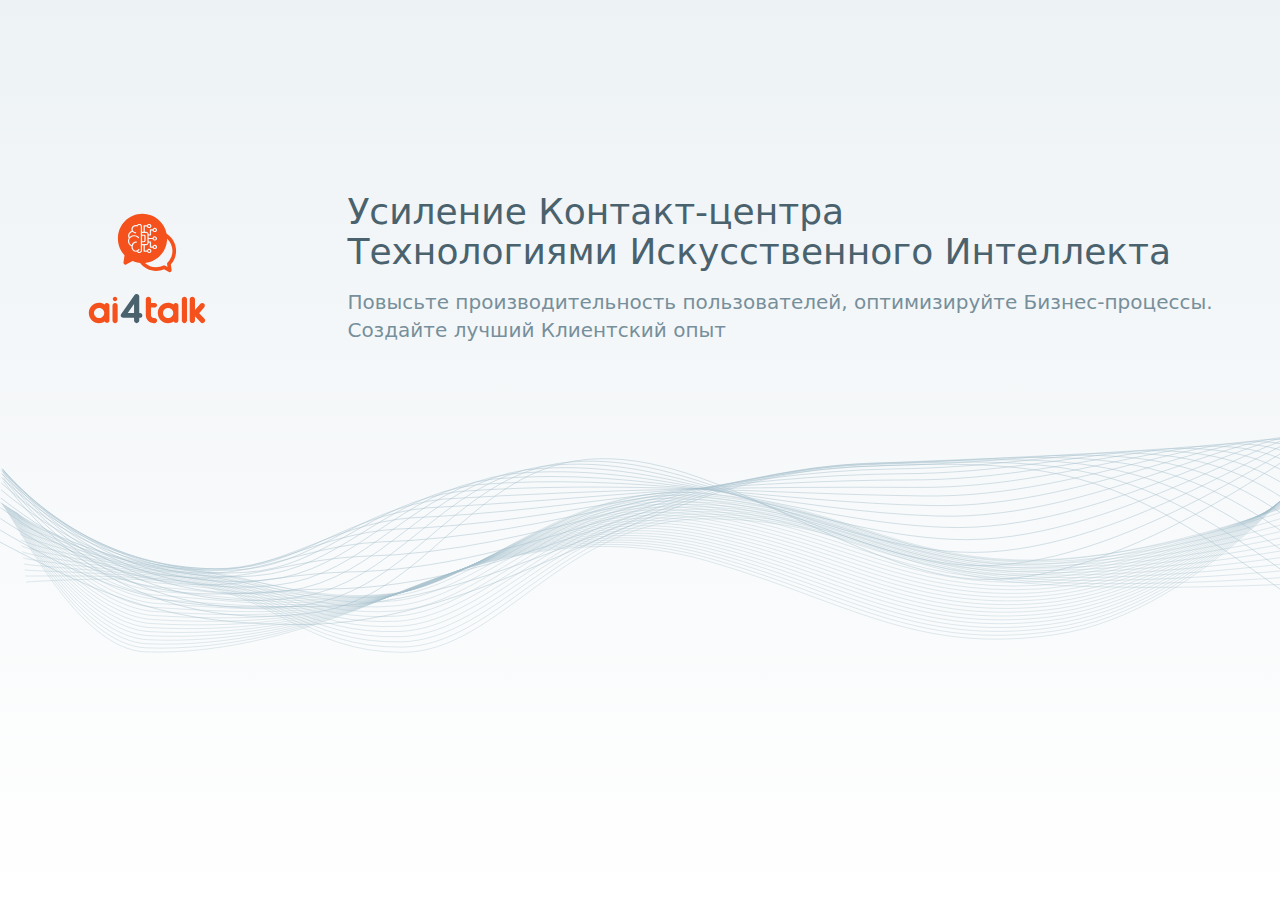
<file: index.html>
<!DOCTYPE html>
<html lang="ru">
  <head>
    <meta charset="UTF-8" />
    <meta http-equiv="X-UA-Compatible" content="IE=edge" />
    <meta name="viewport" content="width=device-width, initial-scale=1.0" />
    <link rel="apple-touch-icon" sizes="180x180" href="/public/images/icons/apple-touch-icon.png" />
    <link rel="icon" type="image/png" sizes="32x32" href="/public/images/icons/favicon-32x32.png" />
    <link rel="icon" type="image/png" sizes="16x16" href="/public/images/icons/favicon-16x16.png" />
    <link rel="manifest" href="/public/images/icons/site.webmanifest" />
    <link rel="mask-icon" href="/public/images/icons/safari-pinned-tab.svg" color="#f4511c" />
    <link rel="shortcut icon" href="/public/images/icons/favicon.ico" />
    <meta name="apple-mobile-web-app-title" content="ai4talk" />
    <meta name="application-name" content="ai4talk" />
    <meta name="msapplication-TileColor" content="#f4511c" />
    <meta name="msapplication-config" content="/public/images/icons/browserconfig.xml" />
    <meta name="theme-color" content="#ffffff" />
    <title>ai4talk</title>
    <link href="/public/main.css" rel="stylesheet" />
<!-- Yandex.Metrika counter -->
<script type="text/javascript" >
   (function(m,e,t,r,i,k,a){m[i]=m[i]||function(){(m[i].a=m[i].a||[]).push(arguments)};
   m[i].l=1*new Date();
   for (var j = 0; j < document.scripts.length; j++) {if (document.scripts[j].src === r) { return; }}
   k=e.createElement(t),a=e.getElementsByTagName(t)[0],k.async=1,k.src=r,a.parentNode.insertBefore(k,a)})
   (window, document, "script", "https://mc.yandex.ru/metrika/tag.js", "ym");

   ym(92207678, "init", {
        clickmap:true,
        trackLinks:true,
        accurateTrackBounce:true
   });
</script>
<noscript><div><img src="https://mc.yandex.ru/watch/92207678" style="position:absolute; left:-9999px;" alt="" /></div></noscript>
<!-- /Yandex.Metrika counter -->
  </head>
  <body class="bg-white dark:bg-slate-900">
    <div class="h-screen grid grid-rows-[auto_1fr_auto]">
      <header class="w-full h-[480px] md:h-screen bg-gradient-to-b from-secondary-light/20 to-transparent">
        <div class="max-w-screen-xl m-auto px-4">
          <nav class="flex items-center h-32 gap-x-16 justify-between md:justify-around">
            <div class="w-[180px] items-center h-10 md:hidden">
              <img class="dark:hidden pl-8 h-10 object-contain" src="/public/images/logo-h.svg" alt="AI4Talk" />
              <img
                class="hidden dark:inline-block pl-8 h-10 object-contain"
                src="/public/images/logo-h-dark.svg"
                alt="AI4Talk" />
            </div>
            <button class="inline-block md:hidden">
              <svg
                xmlns="http://www.w3.org/2000/svg"
                fill="none"
                viewBox="0 0 24 24"
                stroke-width="1.5"
                stroke="currentColor"
                class="w-8 h-8 text-secondary-dark dark:text-secondary-light">
                <path stroke-linecap="round" stroke-linejoin="round" d="M3.75 6.75h16.5M3.75 12h16.5m-16.5 5.25h16.5" />
              </svg>
            </button>
          </nav>
        </div>
        <div class="w-full">
          <div class="max-w-screen-xl m-auto px-2 mt-16">
            <div class="md:flex md:justify-center items-center 2xl:justify-evenly px-4 md:px-10">
              <div class="hidden md:inline-block md:w-[216px]">
                <img
                  class="hidden object-contain md:w-[160px] md:inline-block md:dark:hidden"
                  src="/public/images/logo-v.svg"
                  alt="AI4Talk" />
                <img
                  class="hidden object-contain md:w-[160px] md:dark:inline-block"
                  src="/public/images/logo-v-dark.svg"
                  alt="AI4Talk" />
              </div>
              <div class="md:ml-8 xl:ml-16 mt-4 md:mt-0">
                <h1
                  class="font-normal mb-4 text-2xl xl:text-4xl text-secondary-dark dark:text-secondary-light leading-tight">
                  Усиление Контакт-центра<br />Технологиями Искусcтвенного Интеллекта
                </h1>
                <p class="text-secondary text-base xl:text-xl">
                  Повысьте производительность пользователей, оптимизируйте Бизнес-процессы.<br />
                  Создайте лучший Клиентский опыт
                </p>
              </div>
            </div>
          </div>
          <div class="relative w-full top-0 md:top-20 -z-10">
            <img
              class="object-cover h-36 md:h-auto md:w-full"
              src="/public/images/header-waves.svg"
              alt="header-waves" />
          </div>
        </div>
      </header>
      <main class="w-full m-auto max-w-screen-xl px-0 md:px-4"></main>
      <footer class="w-full mt-10 bg-gradient-to-t from-secondary-light/20 to-transparent"> </footer>
    </div>
  </body>
</html>
</file>
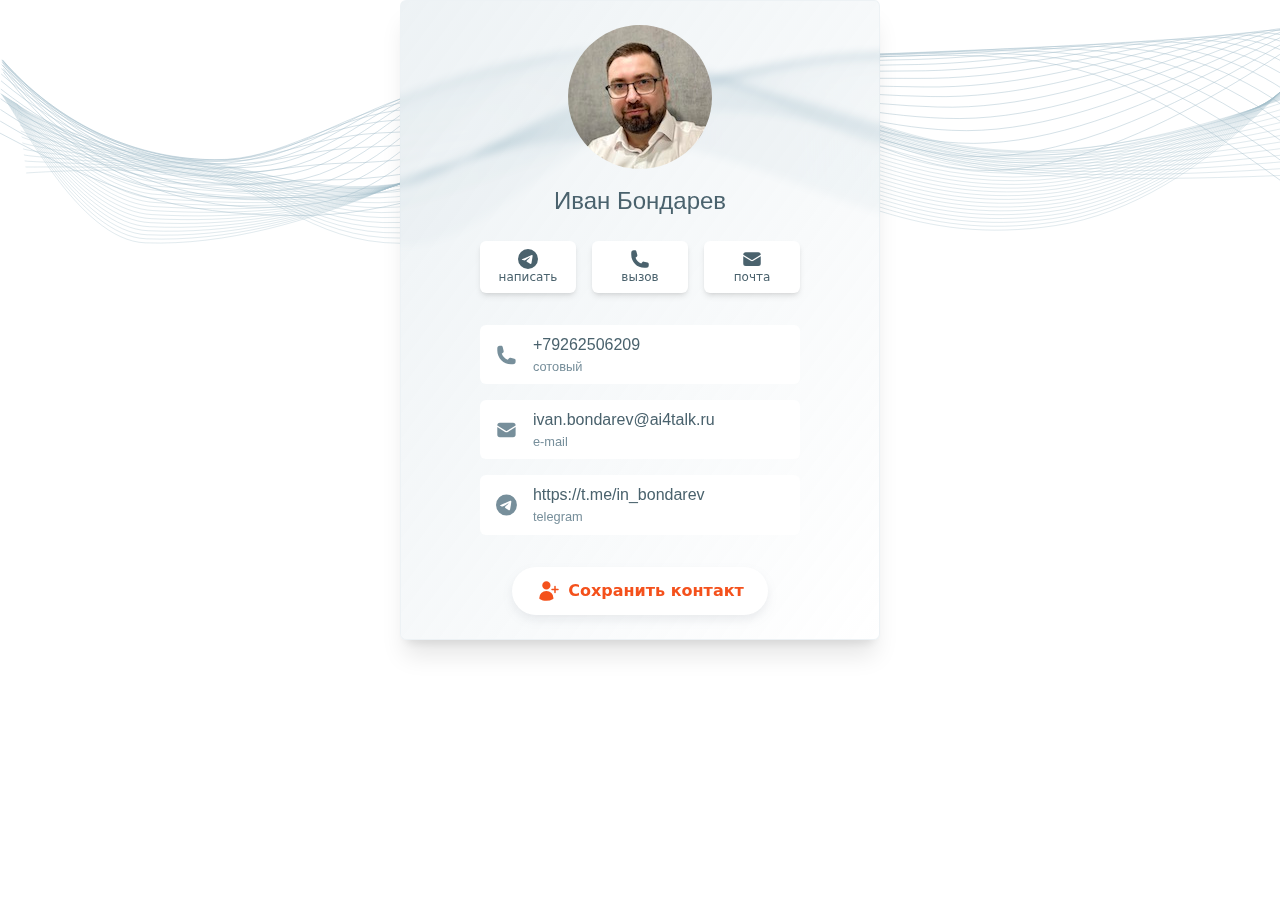
<file: c8ecb2a2/index.html>
<!DOCTYPE html>
<html lang="ru" class="">
  <head>
    <meta charset="UTF-8" />
    <meta http-equiv="X-UA-Compatible" content="IE=edge" />
    <meta name="viewport" content="width=device-width, initial-scale=1.0" />
    <link rel="apple-touch-icon" sizes="180x180" href="/public/images/icons/apple-touch-icon.png" />
    <link rel="icon" type="image/png" sizes="32x32" href="/public/images/icons/favicon-32x32.png" />
    <link rel="icon" type="image/png" sizes="16x16" href="/public/images/icons/favicon-16x16.png" />
    <link rel="manifest" href="/public/images/icons/site.webmanifest" />
    <link rel="mask-icon" href="/public/images/icons/safari-pinned-tab.svg" color="#f4511c" />
    <link rel="shortcut icon" href="/public/images/icons/favicon.ico" />
    <meta name="apple-mobile-web-app-title" content="ai4talk" />
    <meta name="application-name" content="ai4talk" />
    <meta name="msapplication-TileColor" content="#f4511c" />
    <meta name="msapplication-config" content="/public/images/icons/browserconfig.xml" />
    <meta name="theme-color" content="#ffffff" />
    <meta name="robots" content="noindex">
    <title>ai4talk :: Ivan Bondarev</title>
    <link href="main.css" rel="stylesheet" />
    <script type="text/javascript">
      ;(function (m, e, t, r, i, k, a) {
        m[i] =
          m[i] ||
          function () {
            ;(m[i].a = m[i].a || []).push(arguments)
          }
        m[i].l = 1 * new Date()
        for (var j = 0; j < document.scripts.length; j++) {
          if (document.scripts[j].src === r) {
            return
          }
        }
        ;(k = e.createElement(t)),
          (a = e.getElementsByTagName(t)[0]),
          (k.async = 1),
          (k.src = r),
          a.parentNode.insertBefore(k, a)
      })(window, document, 'script', 'https://mc.yandex.ru/metrika/tag.js', 'ym')
    
      ym(93632489, 'init', {
        clickmap: true,
        trackLinks: true,
        accurateTrackBounce: true,
      })
    </script>
  </head>
  <body class="bg-white">
    <div class="h-screen grid grid-rows-[auto_1fr]">
      <header class="w-full h-0 bg-gradient-to-b from-secondary-light/20 to-transparent">
        <div class="w-full">
          <div class="relative w-full top-4 -z-10">
            <img class="object-cover h-36 md:h-auto md:w-full" src="/public/images/header-waves.svg" alt="header-waves" />
          </div>
        </div>
      </header>
      <main class="w-full h-full m-auto max-w-screen-xl px-0 md:px-2">
        <section
              class="w-full xs:w-[480px] m-auto px-2 py-2 xs:rounded-md shadow-xl bg-opacity-70 bg-clip-padding backdrop-blur-sm border border-secondary-light/20 bg-gradient-to-br from-secondary-light/20 to-transparent">
              <!-- v-card header -->
              <div class="py-4 space-y-4">
                <div class="rounded-full m-auto w-[144px] h-[144px] bg-cover bg-center" style="background-image: url('photo.jpeg')"></div>
                <h2 class="antialiased font-medium text-center text-2xl">Иван&nbsp;Бондарев</h2>
                <!-- <h3 class="antialiased font-normal text-center">AI4Talk</h3> -->
              </div>
              <!-- v-card function -->
              <div class="mt-2">
                <ul class="w-full inline-flex justify-center items-center lowercase space-x-4">
                  <li><a class="flex flex-col rounded-md space-y-0 p-2 w-24 bg-white shadow-md hover:shadow-none hover:text-indigo-500 transition-all duration-300" href="https://t.me/in_bondarev" target="_blank">
                    <svg xmlns="http://www.w3.org/2000/svg" viewBox="0 0 16 16" fill="currentColor" class="w-5 h-5 m-auto" >
                      <path d="M16 8A8 8 0 1 1 0 8a8 8 0 0 1 16 0zM8.287 5.906c-.778.324-2.334.994-4.666 2.01-.378.15-.577.298-.595.442-.03.243.275.339.69.47l.175.055c.408.133.958.288 1.243.294.26.006.549-.1.868-.32 2.179-1.471 3.304-2.214 3.374-2.23.05-.012.12-.026.166.016.047.041.042.12.037.141-.03.129-1.227 1.241-1.846 1.817-.193.18-.33.307-.358.336a8.154 8.154 0 0 1-.188.186c-.38.366-.664.64.015 1.088.327.216.589.393.85.571.284.194.568.387.936.629.093.06.183.125.27.187.331.236.63.448.997.414.214-.02.435-.22.547-.82.265-1.417.786-4.486.906-5.751a1.426 1.426 0 0 0-.013-.315.337.337 0 0 0-.114-.217.526.526 0 0 0-.31-.093c-.3.005-.763.166-2.984 1.09z"/>
                    </svg>                                     
                    <span class="text-xs m-auto">Написать</span></a></li>
                  <li><a class="flex flex-col rounded-md space-y-0 p-2 w-24 bg-white shadow-md hover:shadow-none hover:text-indigo-500 transition-all duration-300" href="tel:+79262506209">
                    <svg xmlns="http://www.w3.org/2000/svg" viewBox="0 0 24 24" fill="currentColor" class="w-5 h-5 m-auto">
                      <path fill-rule="evenodd" d="M1.5 4.5a3 3 0 013-3h1.372c.86 0 1.61.586 1.819 1.42l1.105 4.423a1.875 1.875 0 01-.694 1.955l-1.293.97c-.135.101-.164.249-.126.352a11.285 11.285 0 006.697 6.697c.103.038.25.009.352-.126l.97-1.293a1.875 1.875 0 011.955-.694l4.423 1.105c.834.209 1.42.959 1.42 1.82V19.5a3 3 0 01-3 3h-2.25C8.552 22.5 1.5 15.448 1.5 6.75V4.5z" clip-rule="evenodd" />
                    </svg>
                    <span class="text-xs m-auto">Вызов</span></a></li>
                  <li><a class="flex flex-col rounded-md space-y-0 p-2 w-24 bg-white shadow-md hover:shadow-none hover:text-indigo-500 transition-all duration-300" href="mailto:ivan.bondarev@ai4talk.ru?subject=Вопрос по презентации&body=" target="_newEmail">
                    <svg xmlns="http://www.w3.org/2000/svg" viewBox="0 0 24 24" fill="currentColor" class="w-5 h-5 m-auto">
                      <path d="M1.5 8.67v8.58a3 3 0 003 3h15a3 3 0 003-3V8.67l-8.928 5.493a3 3 0 01-3.144 0L1.5 8.67z" />
                      <path d="M22.5 6.908V6.75a3 3 0 00-3-3h-15a3 3 0 00-3 3v.158l9.714 5.978a1.5 1.5 0 001.572 0L22.5 6.908z" />
                    </svg>                    
                    <span class="text-xs m-auto">Почта</span></a></li>
                </ul>
              </div>
              <!-- v-card body -->
              <div class="py-4 mt-4 mx-auto w-80 space-y-4">
                <div class="inline-flex items-center space-x-4 w-full bg-white px-4 py-2 rounded-md">
                  <svg xmlns="http://www.w3.org/2000/svg" viewBox="0 0 24 24" fill="currentColor" class="w-6 h-6 text-secondary">
                    <path fill-rule="evenodd" d="M1.5 4.5a3 3 0 013-3h1.372c.86 0 1.61.586 1.819 1.42l1.105 4.423a1.875 1.875 0 01-.694 1.955l-1.293.97c-.135.101-.164.249-.126.352a11.285 11.285 0 006.697 6.697c.103.038.25.009.352-.126l.97-1.293a1.875 1.875 0 011.955-.694l4.423 1.105c.834.209 1.42.959 1.42 1.82V19.5a3 3 0 01-3 3h-2.25C8.552 22.5 1.5 15.448 1.5 6.75V4.5z" clip-rule="evenodd" />
                  </svg>
                  <h4 class="flex flex-col w-full space-y-0">
                    <a href="tel:+79262506209">+79262506209</a>
                    <small class="text-secondary">сотовый</small>
                  </h4>
                </div>
                <div class="inline-flex items-center space-x-4 w-full bg-white px-4 py-2 rounded-md">
                  <svg xmlns="http://www.w3.org/2000/svg" viewBox="0 0 24 24" fill="currentColor" class="w-6 h-6 text-secondary">
                    <path d="M1.5 8.67v8.58a3 3 0 003 3h15a3 3 0 003-3V8.67l-8.928 5.493a3 3 0 01-3.144 0L1.5 8.67z" />
                    <path d="M22.5 6.908V6.75a3 3 0 00-3-3h-15a3 3 0 00-3 3v.158l9.714 5.978a1.5 1.5 0 001.572 0L22.5 6.908z" />
                  </svg> 
                  <h4 class="flex flex-col w-full space-y-0">
                    <a href="mailto:ivan.bondarev@ai4talk.ru?subject=Вопрос по презентации&body=" target="_newEmail">ivan.bondarev@ai4talk.ru</a>
                    <small class="text-secondary">e-mail</small>
                  </h4>
                </div>
                <div class="inline-flex items-center space-x-4 w-full bg-white px-4 py-2 rounded-md">
                  <svg xmlns="http://www.w3.org/2000/svg" viewBox="0 0 16 16" fill="currentColor" class="w-6 h-6 text-secondary" >
                    <path d="M16 8A8 8 0 1 1 0 8a8 8 0 0 1 16 0zM8.287 5.906c-.778.324-2.334.994-4.666 2.01-.378.15-.577.298-.595.442-.03.243.275.339.69.47l.175.055c.408.133.958.288 1.243.294.26.006.549-.1.868-.32 2.179-1.471 3.304-2.214 3.374-2.23.05-.012.12-.026.166.016.047.041.042.12.037.141-.03.129-1.227 1.241-1.846 1.817-.193.18-.33.307-.358.336a8.154 8.154 0 0 1-.188.186c-.38.366-.664.64.015 1.088.327.216.589.393.85.571.284.194.568.387.936.629.093.06.183.125.27.187.331.236.63.448.997.414.214-.02.435-.22.547-.82.265-1.417.786-4.486.906-5.751a1.426 1.426 0 0 0-.013-.315.337.337 0 0 0-.114-.217.526.526 0 0 0-.31-.093c-.3.005-.763.166-2.984 1.09z"/>
                  </svg>
                  <h4 class="flex flex-col w-full space-y-0">
                    <a  href="https://t.me/in_bondarev" target="_blank">https://t.me/in_bondarev</a>
                    <small class="text-secondary">telegram</small>
                  </h4>
                </div>
              </div>
              <div class="py-4 mx-auto w-80 flex">
                  <a class="btn btn-quaternary inline-flex items-center space-x-2 mx-auto" href="vcard.vcf" download="vcard.vcf">
                    <svg xmlns="http://www.w3.org/2000/svg" viewBox="0 0 24 24" fill="currentColor" class="w-6 h-6">
                      <path d="M6.25 6.375a4.125 4.125 0 118.25 0 4.125 4.125 0 01-8.25 0zM3.25 19.125a7.125 7.125 0 0114.25 0v.003l-.001.119a.75.75 0 01-.363.63 13.067 13.067 0 01-6.761 1.873c-2.472 0-4.786-.684-6.76-1.873a.75.75 0 01-.364-.63l-.001-.122zM19.75 7.5a.75.75 0 00-1.5 0v2.25H16a.75.75 0 000 1.5h2.25v2.25a.75.75 0 001.5 0v-2.25H22a.75.75 0 000-1.5h-2.25V7.5z" />
                    </svg>
                    <span>Сохранить контакт</span>
                  </a>
              </div>
        </section>
      </main>
    </div>
  </body>
</html>
</file>
<file: public/main.css>
/*! tailwindcss v3.2.1 | MIT License | https://tailwindcss.com*/*,:after,:before{box-sizing:border-box;border:0 solid #e5e7eb}:after,:before{--tw-content:""}html{line-height:1.5;-webkit-text-size-adjust:100%;-moz-tab-size:4;-o-tab-size:4;tab-size:4;font-family:ui-sans-serif,system-ui,-apple-system,BlinkMacSystemFont,Segoe UI,Roboto,Helvetica Neue,Arial,Noto Sans,sans-serif,Apple Color Emoji,Segoe UI Emoji,Segoe UI Symbol,Noto Color Emoji}body{margin:0;line-height:inherit}hr{height:0;color:inherit;border-top-width:1px}abbr:where([title]){-webkit-text-decoration:underline dotted;text-decoration:underline dotted}h1,h2,h3,h4,h5,h6{font-size:inherit;font-weight:inherit}a{color:inherit;text-decoration:inherit}b,strong{font-weight:bolder}code,kbd,pre,samp{font-family:ui-monospace,SFMono-Regular,Menlo,Monaco,Consolas,Liberation Mono,Courier New,monospace;font-size:1em}small{font-size:80%}sub,sup{font-size:75%;line-height:0;position:relative;vertical-align:initial}sub{bottom:-.25em}sup{top:-.5em}table{text-indent:0;border-color:inherit;border-collapse:collapse}button,input,optgroup,select,textarea{font-family:inherit;font-size:100%;font-weight:inherit;line-height:inherit;color:inherit;margin:0;padding:0}button,select{text-transform:none}[type=button],[type=reset],[type=submit],button{-webkit-appearance:button;background-color:initial;background-image:none}:-moz-focusring{outline:auto}:-moz-ui-invalid{box-shadow:none}progress{vertical-align:initial}::-webkit-inner-spin-button,::-webkit-outer-spin-button{height:auto}[type=search]{-webkit-appearance:textfield;outline-offset:-2px}::-webkit-search-decoration{-webkit-appearance:none}::-webkit-file-upload-button{-webkit-appearance:button;font:inherit}summary{display:list-item}blockquote,dd,dl,figure,h1,h2,h3,h4,h5,h6,hr,p,pre{margin:0}fieldset{margin:0}fieldset,legend{padding:0}menu,ol,ul{list-style:none;margin:0;padding:0}textarea{resize:vertical}input::-moz-placeholder,textarea::-moz-placeholder{opacity:1;color:#9ca3af}input::placeholder,textarea::placeholder{opacity:1;color:#9ca3af}[role=button],button{cursor:pointer}:disabled{cursor:default}audio,canvas,embed,iframe,img,object,svg,video{display:block;vertical-align:middle}img,video{max-width:100%;height:auto}[hidden]{display:none}*,:after,:before{--tw-border-spacing-x:0;--tw-border-spacing-y:0;--tw-translate-x:0;--tw-translate-y:0;--tw-rotate:0;--tw-skew-x:0;--tw-skew-y:0;--tw-scale-x:1;--tw-scale-y:1;--tw-pan-x: ;--tw-pan-y: ;--tw-pinch-zoom: ;--tw-scroll-snap-strictness:proximity;--tw-ordinal: ;--tw-slashed-zero: ;--tw-numeric-figure: ;--tw-numeric-spacing: ;--tw-numeric-fraction: ;--tw-ring-inset: ;--tw-ring-offset-width:0px;--tw-ring-offset-color:#fff;--tw-ring-color:#3b82f680;--tw-ring-offset-shadow:0 0 #0000;--tw-ring-shadow:0 0 #0000;--tw-shadow:0 0 #0000;--tw-shadow-colored:0 0 #0000;--tw-blur: ;--tw-brightness: ;--tw-contrast: ;--tw-grayscale: ;--tw-hue-rotate: ;--tw-invert: ;--tw-saturate: ;--tw-sepia: ;--tw-drop-shadow: ;--tw-backdrop-blur: ;--tw-backdrop-brightness: ;--tw-backdrop-contrast: ;--tw-backdrop-grayscale: ;--tw-backdrop-hue-rotate: ;--tw-backdrop-invert: ;--tw-backdrop-opacity: ;--tw-backdrop-saturate: ;--tw-backdrop-sepia: }::-webkit-backdrop{--tw-border-spacing-x:0;--tw-border-spacing-y:0;--tw-translate-x:0;--tw-translate-y:0;--tw-rotate:0;--tw-skew-x:0;--tw-skew-y:0;--tw-scale-x:1;--tw-scale-y:1;--tw-pan-x: ;--tw-pan-y: ;--tw-pinch-zoom: ;--tw-scroll-snap-strictness:proximity;--tw-ordinal: ;--tw-slashed-zero: ;--tw-numeric-figure: ;--tw-numeric-spacing: ;--tw-numeric-fraction: ;--tw-ring-inset: ;--tw-ring-offset-width:0px;--tw-ring-offset-color:#fff;--tw-ring-color:#3b82f680;--tw-ring-offset-shadow:0 0 #0000;--tw-ring-shadow:0 0 #0000;--tw-shadow:0 0 #0000;--tw-shadow-colored:0 0 #0000;--tw-blur: ;--tw-brightness: ;--tw-contrast: ;--tw-grayscale: ;--tw-hue-rotate: ;--tw-invert: ;--tw-saturate: ;--tw-sepia: ;--tw-drop-shadow: ;--tw-backdrop-blur: ;--tw-backdrop-brightness: ;--tw-backdrop-contrast: ;--tw-backdrop-grayscale: ;--tw-backdrop-hue-rotate: ;--tw-backdrop-invert: ;--tw-backdrop-opacity: ;--tw-backdrop-saturate: ;--tw-backdrop-sepia: }::backdrop{--tw-border-spacing-x:0;--tw-border-spacing-y:0;--tw-translate-x:0;--tw-translate-y:0;--tw-rotate:0;--tw-skew-x:0;--tw-skew-y:0;--tw-scale-x:1;--tw-scale-y:1;--tw-pan-x: ;--tw-pan-y: ;--tw-pinch-zoom: ;--tw-scroll-snap-strictness:proximity;--tw-ordinal: ;--tw-slashed-zero: ;--tw-numeric-figure: ;--tw-numeric-spacing: ;--tw-numeric-fraction: ;--tw-ring-inset: ;--tw-ring-offset-width:0px;--tw-ring-offset-color:#fff;--tw-ring-color:#3b82f680;--tw-ring-offset-shadow:0 0 #0000;--tw-ring-shadow:0 0 #0000;--tw-shadow:0 0 #0000;--tw-shadow-colored:0 0 #0000;--tw-blur: ;--tw-brightness: ;--tw-contrast: ;--tw-grayscale: ;--tw-hue-rotate: ;--tw-invert: ;--tw-saturate: ;--tw-sepia: ;--tw-drop-shadow: ;--tw-backdrop-blur: ;--tw-backdrop-brightness: ;--tw-backdrop-contrast: ;--tw-backdrop-grayscale: ;--tw-backdrop-hue-rotate: ;--tw-backdrop-invert: ;--tw-backdrop-opacity: ;--tw-backdrop-saturate: ;--tw-backdrop-sepia: }.relative{position:relative}.top-0{top:0}.-z-10{z-index:-10}.m-auto{margin:auto}.mt-16{margin-top:4rem}.mt-4{margin-top:1rem}.mb-4{margin-bottom:1rem}.mt-10{margin-top:2.5rem}.inline-block{display:inline-block}.flex{display:flex}.grid{display:grid}.hidden{display:none}.h-screen{height:100vh}.h-\[480px\]{height:480px}.h-32{height:8rem}.h-10{height:2.5rem}.h-8{height:2rem}.h-36{height:9rem}.w-full{width:100%}.w-\[180px\]{width:180px}.w-8{width:2rem}.max-w-screen-xl{max-width:1280px}.grid-rows-\[auto_1fr_auto\]{grid-template-rows:auto 1fr auto}.items-center{align-items:center}.justify-between{justify-content:space-between}.gap-x-16{-moz-column-gap:4rem;column-gap:4rem}.bg-white{--tw-bg-opacity:1;background-color:rgb(255 255 255/var(--tw-bg-opacity))}.bg-gradient-to-b{background-image:linear-gradient(to bottom,var(--tw-gradient-stops))}.bg-gradient-to-t{background-image:linear-gradient(to top,var(--tw-gradient-stops))}.from-secondary-light\/20{--tw-gradient-from:#a6bfcc33;--tw-gradient-to:#a6bfcc00;--tw-gradient-stops:var(--tw-gradient-from),var(--tw-gradient-to)}.to-transparent{--tw-gradient-to:#0000}.object-contain{-o-object-fit:contain;object-fit:contain}.object-cover{-o-object-fit:cover;object-fit:cover}.px-4{padding-left:1rem;padding-right:1rem}.px-2{padding-left:.5rem;padding-right:.5rem}.px-0{padding-left:0;padding-right:0}.pl-8{padding-left:2rem}.text-2xl{font-size:1.5rem;line-height:2rem}.text-base{font-size:1rem;line-height:1.5rem}.font-normal{font-weight:400}.leading-tight{line-height:1.25}.text-secondary-dark{--tw-text-opacity:1;color:rgb(74 98 109/var(--tw-text-opacity))}.text-secondary{--tw-text-opacity:1;color:rgb(119 143 155/var(--tw-text-opacity))}@media (prefers-color-scheme:dark){.dark\:inline-block{display:inline-block}.dark\:hidden{display:none}.dark\:bg-slate-900{--tw-bg-opacity:1;background-color:rgb(15 23 42/var(--tw-bg-opacity))}.dark\:text-secondary-light{--tw-text-opacity:1;color:rgb(166 191 204/var(--tw-text-opacity))}}@media (min-width:768px){.md\:top-20{top:5rem}.md\:ml-8{margin-left:2rem}.md\:mt-0{margin-top:0}.md\:inline-block{display:inline-block}.md\:flex{display:flex}.md\:hidden{display:none}.md\:h-screen{height:100vh}.md\:h-auto{height:auto}.md\:w-\[216px\]{width:216px}.md\:w-\[160px\]{width:160px}.md\:w-full{width:100%}.md\:justify-center{justify-content:center}.md\:justify-around{justify-content:space-around}.md\:px-10{padding-left:2.5rem;padding-right:2.5rem}.md\:px-4{padding-left:1rem;padding-right:1rem}@media (prefers-color-scheme:dark){.md\:dark\:inline-block{display:inline-block}.md\:dark\:hidden{display:none}}}@media (min-width:1280px){.xl\:ml-16{margin-left:4rem}.xl\:text-4xl{font-size:2.25rem;line-height:2.5rem}.xl\:text-xl{font-size:1.25rem;line-height:1.75rem}}@media (min-width:1536px){.\32xl\:justify-evenly{justify-content:space-evenly}}
</file>
<file: c8ecb2a2/main.css>
/*
! tailwindcss v3.3.2 | MIT License | https://tailwindcss.com
*/

/*
1. Prevent padding and border from affecting element width. (https://github.com/mozdevs/cssremedy/issues/4)
2. Allow adding a border to an element by just adding a border-width. (https://github.com/tailwindcss/tailwindcss/pull/116)
*/

*,
::before,
::after {
  box-sizing: border-box;
  /* 1 */
  border-width: 0;
  /* 2 */
  border-style: solid;
  /* 2 */
  border-color: #e5e7eb;
  /* 2 */
}

::before,
::after {
  --tw-content: '';
}

/*
1. Use a consistent sensible line-height in all browsers.
2. Prevent adjustments of font size after orientation changes in iOS.
3. Use a more readable tab size.
4. Use the user's configured `sans` font-family by default.
5. Use the user's configured `sans` font-feature-settings by default.
6. Use the user's configured `sans` font-variation-settings by default.
*/

html {
  line-height: 1.5;
  /* 1 */
  -webkit-text-size-adjust: 100%;
  /* 2 */
  -moz-tab-size: 4;
  /* 3 */
  -o-tab-size: 4;
     tab-size: 4;
  /* 3 */
  font-family: ui-sans-serif, system-ui, -apple-system, BlinkMacSystemFont, "Segoe UI", Roboto, "Helvetica Neue", Arial, "Noto Sans", sans-serif, "Apple Color Emoji", "Segoe UI Emoji", "Segoe UI Symbol", "Noto Color Emoji";
  /* 4 */
  font-feature-settings: normal;
  /* 5 */
  font-variation-settings: normal;
  /* 6 */
}

/*
1. Remove the margin in all browsers.
2. Inherit line-height from `html` so users can set them as a class directly on the `html` element.
*/

body {
  margin: 0;
  /* 1 */
  line-height: inherit;
  /* 2 */
}

/*
1. Add the correct height in Firefox.
2. Correct the inheritance of border color in Firefox. (https://bugzilla.mozilla.org/show_bug.cgi?id=190655)
3. Ensure horizontal rules are visible by default.
*/

hr {
  height: 0;
  /* 1 */
  color: inherit;
  /* 2 */
  border-top-width: 1px;
  /* 3 */
}

/*
Add the correct text decoration in Chrome, Edge, and Safari.
*/

abbr:where([title]) {
  -webkit-text-decoration: underline dotted;
          text-decoration: underline dotted;
}

/*
Remove the default font size and weight for headings.
*/

h1,
h2,
h3,
h4,
h5,
h6 {
  font-size: inherit;
  font-weight: inherit;
}

/*
Reset links to optimize for opt-in styling instead of opt-out.
*/

a {
  color: inherit;
  text-decoration: inherit;
}

/*
Add the correct font weight in Edge and Safari.
*/

b,
strong {
  font-weight: bolder;
}

/*
1. Use the user's configured `mono` font family by default.
2. Correct the odd `em` font sizing in all browsers.
*/

code,
kbd,
samp,
pre {
  font-family: ui-monospace, SFMono-Regular, Menlo, Monaco, Consolas, "Liberation Mono", "Courier New", monospace;
  /* 1 */
  font-size: 1em;
  /* 2 */
}

/*
Add the correct font size in all browsers.
*/

small {
  font-size: 80%;
}

/*
Prevent `sub` and `sup` elements from affecting the line height in all browsers.
*/

sub,
sup {
  font-size: 75%;
  line-height: 0;
  position: relative;
  vertical-align: baseline;
}

sub {
  bottom: -0.25em;
}

sup {
  top: -0.5em;
}

/*
1. Remove text indentation from table contents in Chrome and Safari. (https://bugs.chromium.org/p/chromium/issues/detail?id=999088, https://bugs.webkit.org/show_bug.cgi?id=201297)
2. Correct table border color inheritance in all Chrome and Safari. (https://bugs.chromium.org/p/chromium/issues/detail?id=935729, https://bugs.webkit.org/show_bug.cgi?id=195016)
3. Remove gaps between table borders by default.
*/

table {
  text-indent: 0;
  /* 1 */
  border-color: inherit;
  /* 2 */
  border-collapse: collapse;
  /* 3 */
}

/*
1. Change the font styles in all browsers.
2. Remove the margin in Firefox and Safari.
3. Remove default padding in all browsers.
*/

button,
input,
optgroup,
select,
textarea {
  font-family: inherit;
  /* 1 */
  font-size: 100%;
  /* 1 */
  font-weight: inherit;
  /* 1 */
  line-height: inherit;
  /* 1 */
  color: inherit;
  /* 1 */
  margin: 0;
  /* 2 */
  padding: 0;
  /* 3 */
}

/*
Remove the inheritance of text transform in Edge and Firefox.
*/

button,
select {
  text-transform: none;
}

/*
1. Correct the inability to style clickable types in iOS and Safari.
2. Remove default button styles.
*/

button,
[type='button'],
[type='reset'],
[type='submit'] {
  -webkit-appearance: button;
  /* 1 */
  background-color: transparent;
  /* 2 */
  background-image: none;
  /* 2 */
}

/*
Use the modern Firefox focus style for all focusable elements.
*/

:-moz-focusring {
  outline: auto;
}

/*
Remove the additional `:invalid` styles in Firefox. (https://github.com/mozilla/gecko-dev/blob/2f9eacd9d3d995c937b4251a5557d95d494c9be1/layout/style/res/forms.css#L728-L737)
*/

:-moz-ui-invalid {
  box-shadow: none;
}

/*
Add the correct vertical alignment in Chrome and Firefox.
*/

progress {
  vertical-align: baseline;
}

/*
Correct the cursor style of increment and decrement buttons in Safari.
*/

::-webkit-inner-spin-button,
::-webkit-outer-spin-button {
  height: auto;
}

/*
1. Correct the odd appearance in Chrome and Safari.
2. Correct the outline style in Safari.
*/

[type='search'] {
  -webkit-appearance: textfield;
  /* 1 */
  outline-offset: -2px;
  /* 2 */
}

/*
Remove the inner padding in Chrome and Safari on macOS.
*/

::-webkit-search-decoration {
  -webkit-appearance: none;
}

/*
1. Correct the inability to style clickable types in iOS and Safari.
2. Change font properties to `inherit` in Safari.
*/

::-webkit-file-upload-button {
  -webkit-appearance: button;
  /* 1 */
  font: inherit;
  /* 2 */
}

/*
Add the correct display in Chrome and Safari.
*/

summary {
  display: list-item;
}

/*
Removes the default spacing and border for appropriate elements.
*/

blockquote,
dl,
dd,
h1,
h2,
h3,
h4,
h5,
h6,
hr,
figure,
p,
pre {
  margin: 0;
}

fieldset {
  margin: 0;
  padding: 0;
}

legend {
  padding: 0;
}

ol,
ul,
menu {
  list-style: none;
  margin: 0;
  padding: 0;
}

/*
Prevent resizing textareas horizontally by default.
*/

textarea {
  resize: vertical;
}

/*
1. Reset the default placeholder opacity in Firefox. (https://github.com/tailwindlabs/tailwindcss/issues/3300)
2. Set the default placeholder color to the user's configured gray 400 color.
*/

input::-moz-placeholder, textarea::-moz-placeholder {
  opacity: 1;
  /* 1 */
  color: #9ca3af;
  /* 2 */
}

input::placeholder,
textarea::placeholder {
  opacity: 1;
  /* 1 */
  color: #9ca3af;
  /* 2 */
}

/*
Set the default cursor for buttons.
*/

button,
[role="button"] {
  cursor: pointer;
}

/*
Make sure disabled buttons don't get the pointer cursor.
*/

:disabled {
  cursor: default;
}

/*
1. Make replaced elements `display: block` by default. (https://github.com/mozdevs/cssremedy/issues/14)
2. Add `vertical-align: middle` to align replaced elements more sensibly by default. (https://github.com/jensimmons/cssremedy/issues/14#issuecomment-634934210)
   This can trigger a poorly considered lint error in some tools but is included by design.
*/

img,
svg,
video,
canvas,
audio,
iframe,
embed,
object {
  display: block;
  /* 1 */
  vertical-align: middle;
  /* 2 */
}

/*
Constrain images and videos to the parent width and preserve their intrinsic aspect ratio. (https://github.com/mozdevs/cssremedy/issues/14)
*/

img,
video {
  max-width: 100%;
  height: auto;
}

/* Make elements with the HTML hidden attribute stay hidden by default */

[hidden] {
  display: none;
}

body {
  --tw-text-opacity: 1;
  color: rgb(74 98 109 / var(--tw-text-opacity));
  -webkit-font-smoothing: auto;
  -moz-osx-font-smoothing: auto;
}

:is(.dark body) {
  --tw-text-opacity: 1;
  color: rgb(119 143 155 / var(--tw-text-opacity));
}

h1,
  h2,
  h3,
  h4,
  h5,
  h6 {
  font-family: Roboto, ui-sans-serif, sans-serif;
  --tw-text-opacity: 1;
  color: rgb(74 98 109 / var(--tw-text-opacity));
  -webkit-font-smoothing: auto;
  -moz-osx-font-smoothing: auto;
}

:is(.dark h1),:is(.dark 
  h2),:is(.dark 
  h3),:is(.dark 
  h4),:is(.dark 
  h5),:is(.dark 
  h6) {
  --tw-text-opacity: 1;
  color: rgb(119 143 155 / var(--tw-text-opacity));
}

h1 {
  margin-bottom: 0.5rem;
  font-size: 1.5rem;
  line-height: 2rem;
  font-weight: 400;
  line-height: 1.25;
  --tw-text-opacity: 1;
  color: rgb(74 98 109 / var(--tw-text-opacity));
}

:is(.dark h1) {
  --tw-text-opacity: 1;
  color: rgb(166 191 204 / var(--tw-text-opacity));
}

@media (min-width: 1280px) {
  h1 {
    font-size: 1.875rem;
    line-height: 2.25rem;
  }
}

h2 {
  margin-bottom: 0.5rem;
  font-size: 1.25rem;
  line-height: 1.75rem;
  font-weight: 500;
  line-height: 1.25;
  --tw-text-opacity: 1;
  color: rgb(74 98 109 / var(--tw-text-opacity));
}

:is(.dark h2) {
  --tw-text-opacity: 1;
  color: rgb(166 191 204 / var(--tw-text-opacity));
}

@media (min-width: 1280px) {
  h2 {
    font-size: 1.5rem;
    line-height: 2rem;
  }
}

.btn {
  height: 3rem;
  border-radius: 9999px;
  padding-left: 1.5rem;
  padding-right: 1.5rem;
  --tw-text-opacity: 1;
  color: rgb(255 255 255 / var(--tw-text-opacity));
  transition-property: color, background-color, border-color, text-decoration-color, fill, stroke, opacity, box-shadow, transform, filter, -webkit-backdrop-filter;
  transition-property: color, background-color, border-color, text-decoration-color, fill, stroke, opacity, box-shadow, transform, filter, backdrop-filter;
  transition-property: color, background-color, border-color, text-decoration-color, fill, stroke, opacity, box-shadow, transform, filter, backdrop-filter, -webkit-backdrop-filter;
  transition-timing-function: cubic-bezier(0.4, 0, 0.2, 1);
  transition-duration: 150ms;
}

.btn-quaternary {
  --tw-bg-opacity: 1;
  background-color: rgb(255 255 255 / var(--tw-bg-opacity));
  font-weight: 600;
  --tw-text-opacity: 1;
  color: rgb(244 81 28 / var(--tw-text-opacity));
  --tw-drop-shadow: drop-shadow( 0px 5px 5px rgba(75, 93, 104, 0.1));
  filter: var(--tw-blur) var(--tw-brightness) var(--tw-contrast) var(--tw-grayscale) var(--tw-hue-rotate) var(--tw-invert) var(--tw-saturate) var(--tw-sepia) var(--tw-drop-shadow);
  transition-property: all;
  transition-timing-function: cubic-bezier(0.4, 0, 0.2, 1);
  transition-duration: 300ms;
}

.btn-quaternary:hover {
  --tw-bg-opacity: 1;
  background-color: rgb(244 81 28 / var(--tw-bg-opacity));
  --tw-text-opacity: 1;
  color: rgb(255 255 255 / var(--tw-text-opacity));
}

:is(.dark .btn-quaternary) {
  background-color: rgb(255 255 255 / 0.2);
}

:is(.dark .btn-quaternary:hover) {
  --tw-bg-opacity: 1;
  background-color: rgb(244 81 28 / var(--tw-bg-opacity));
}

*, ::before, ::after {
  --tw-border-spacing-x: 0;
  --tw-border-spacing-y: 0;
  --tw-translate-x: 0;
  --tw-translate-y: 0;
  --tw-rotate: 0;
  --tw-skew-x: 0;
  --tw-skew-y: 0;
  --tw-scale-x: 1;
  --tw-scale-y: 1;
  --tw-pan-x:  ;
  --tw-pan-y:  ;
  --tw-pinch-zoom:  ;
  --tw-scroll-snap-strictness: proximity;
  --tw-gradient-from-position:  ;
  --tw-gradient-via-position:  ;
  --tw-gradient-to-position:  ;
  --tw-ordinal:  ;
  --tw-slashed-zero:  ;
  --tw-numeric-figure:  ;
  --tw-numeric-spacing:  ;
  --tw-numeric-fraction:  ;
  --tw-ring-inset:  ;
  --tw-ring-offset-width: 0px;
  --tw-ring-offset-color: #fff;
  --tw-ring-color: rgb(59 130 246 / 0.5);
  --tw-ring-offset-shadow: 0 0 #0000;
  --tw-ring-shadow: 0 0 #0000;
  --tw-shadow: 0 0 #0000;
  --tw-shadow-colored: 0 0 #0000;
  --tw-blur:  ;
  --tw-brightness:  ;
  --tw-contrast:  ;
  --tw-grayscale:  ;
  --tw-hue-rotate:  ;
  --tw-invert:  ;
  --tw-saturate:  ;
  --tw-sepia:  ;
  --tw-drop-shadow:  ;
  --tw-backdrop-blur:  ;
  --tw-backdrop-brightness:  ;
  --tw-backdrop-contrast:  ;
  --tw-backdrop-grayscale:  ;
  --tw-backdrop-hue-rotate:  ;
  --tw-backdrop-invert:  ;
  --tw-backdrop-opacity:  ;
  --tw-backdrop-saturate:  ;
  --tw-backdrop-sepia:  ;
}

::backdrop {
  --tw-border-spacing-x: 0;
  --tw-border-spacing-y: 0;
  --tw-translate-x: 0;
  --tw-translate-y: 0;
  --tw-rotate: 0;
  --tw-skew-x: 0;
  --tw-skew-y: 0;
  --tw-scale-x: 1;
  --tw-scale-y: 1;
  --tw-pan-x:  ;
  --tw-pan-y:  ;
  --tw-pinch-zoom:  ;
  --tw-scroll-snap-strictness: proximity;
  --tw-gradient-from-position:  ;
  --tw-gradient-via-position:  ;
  --tw-gradient-to-position:  ;
  --tw-ordinal:  ;
  --tw-slashed-zero:  ;
  --tw-numeric-figure:  ;
  --tw-numeric-spacing:  ;
  --tw-numeric-fraction:  ;
  --tw-ring-inset:  ;
  --tw-ring-offset-width: 0px;
  --tw-ring-offset-color: #fff;
  --tw-ring-color: rgb(59 130 246 / 0.5);
  --tw-ring-offset-shadow: 0 0 #0000;
  --tw-ring-shadow: 0 0 #0000;
  --tw-shadow: 0 0 #0000;
  --tw-shadow-colored: 0 0 #0000;
  --tw-blur:  ;
  --tw-brightness:  ;
  --tw-contrast:  ;
  --tw-grayscale:  ;
  --tw-hue-rotate:  ;
  --tw-invert:  ;
  --tw-saturate:  ;
  --tw-sepia:  ;
  --tw-drop-shadow:  ;
  --tw-backdrop-blur:  ;
  --tw-backdrop-brightness:  ;
  --tw-backdrop-contrast:  ;
  --tw-backdrop-grayscale:  ;
  --tw-backdrop-hue-rotate:  ;
  --tw-backdrop-invert:  ;
  --tw-backdrop-opacity:  ;
  --tw-backdrop-saturate:  ;
  --tw-backdrop-sepia:  ;
}

.container {
  width: 100%;
}

@media (min-width: 480px) {
  .container {
    max-width: 480px;
  }
}

@media (min-width: 640px) {
  .container {
    max-width: 640px;
  }
}

@media (min-width: 768px) {
  .container {
    max-width: 768px;
  }
}

@media (min-width: 1024px) {
  .container {
    max-width: 1024px;
  }
}

@media (min-width: 1280px) {
  .container {
    max-width: 1280px;
  }
}

@media (min-width: 1536px) {
  .container {
    max-width: 1536px;
  }
}

.invisible {
  visibility: hidden;
}

.fixed {
  position: fixed;
}

.absolute {
  position: absolute;
}

.relative {
  position: relative;
}

.top-4 {
  top: 1rem;
}

.bottom-0 {
  bottom: 0px;
}

.bottom-10 {
  bottom: 2.5rem;
}

.right-10 {
  right: 2.5rem;
}

.-z-10 {
  z-index: -10;
}

.m-auto {
  margin: auto;
}

.m-1 {
  margin: 0.25rem;
}

.m-2 {
  margin: 0.5rem;
}

.mx-auto {
  margin-left: auto;
  margin-right: auto;
}

.mt-0 {
  margin-top: 0px;
}

.mt-10 {
  margin-top: 2.5rem;
}

.mt-20 {
  margin-top: 5rem;
}

.mt-4 {
  margin-top: 1rem;
}

.ml-2 {
  margin-left: 0.5rem;
}

.mt-8 {
  margin-top: 2rem;
}

.mt-2 {
  margin-top: 0.5rem;
}

.block {
  display: block;
}

.inline-block {
  display: inline-block;
}

.flex {
  display: flex;
}

.inline-flex {
  display: inline-flex;
}

.grid {
  display: grid;
}

.hidden {
  display: none;
}

.h-32 {
  height: 8rem;
}

.h-36 {
  height: 9rem;
}

.h-4 {
  height: 1rem;
}

.h-full {
  height: 100%;
}

.h-screen {
  height: 100vh;
}

.h-10 {
  height: 2.5rem;
}

.h-1\/4 {
  height: 25%;
}

.h-\[160px\] {
  height: 160px;
}

.h-\[100px\] {
  height: 100px;
}

.h-\[96px\] {
  height: 96px;
}

.h-96 {
  height: 24rem;
}

.h-8 {
  height: 2rem;
}

.h-6 {
  height: 1.5rem;
}

.h-16 {
  height: 4rem;
}

.h-0 {
  height: 0px;
}

.h-24 {
  height: 6rem;
}

.h-12 {
  height: 3rem;
}

.h-5 {
  height: 1.25rem;
}

.h-\[120px\] {
  height: 120px;
}

.h-\[144px\] {
  height: 144px;
}

.w-full {
  width: 100%;
}

.w-10 {
  width: 2.5rem;
}

.w-1\/4 {
  width: 25%;
}

.w-\[240px\] {
  width: 240px;
}

.w-\[160px\] {
  width: 160px;
}

.w-\[100px\] {
  width: 100px;
}

.w-\[96px\] {
  width: 96px;
}

.w-24 {
  width: 6rem;
}

.w-6 {
  width: 1.5rem;
}

.w-4 {
  width: 1rem;
}

.w-5 {
  width: 1.25rem;
}

.w-72 {
  width: 18rem;
}

.w-80 {
  width: 20rem;
}

.w-auto {
  width: auto;
}

.w-12 {
  width: 3rem;
}

.w-16 {
  width: 4rem;
}

.w-\[120px\] {
  width: 120px;
}

.w-\[144px\] {
  width: 144px;
}

.max-w-screen-xl {
  max-width: 1280px;
}

.resize {
  resize: both;
}

.grid-rows-\[auto_1fr_auto\] {
  grid-template-rows: auto 1fr auto;
}

.grid-rows-\[auto_1fr\] {
  grid-template-rows: auto 1fr;
}

.flex-col {
  flex-direction: column;
}

.place-items-stretch {
  place-items: stretch;
}

.items-center {
  align-items: center;
}

.justify-center {
  justify-content: center;
}

.justify-around {
  justify-content: space-around;
}

.justify-evenly {
  justify-content: space-evenly;
}

.justify-items-center {
  justify-items: center;
}

.gap-x-2 {
  -moz-column-gap: 0.5rem;
       column-gap: 0.5rem;
}

.space-x-6 > :not([hidden]) ~ :not([hidden]) {
  --tw-space-x-reverse: 0;
  margin-right: calc(1.5rem * var(--tw-space-x-reverse));
  margin-left: calc(1.5rem * calc(1 - var(--tw-space-x-reverse)));
}

.space-y-2 > :not([hidden]) ~ :not([hidden]) {
  --tw-space-y-reverse: 0;
  margin-top: calc(0.5rem * calc(1 - var(--tw-space-y-reverse)));
  margin-bottom: calc(0.5rem * var(--tw-space-y-reverse));
}

.space-y-1 > :not([hidden]) ~ :not([hidden]) {
  --tw-space-y-reverse: 0;
  margin-top: calc(0.25rem * calc(1 - var(--tw-space-y-reverse)));
  margin-bottom: calc(0.25rem * var(--tw-space-y-reverse));
}

.space-y-0 > :not([hidden]) ~ :not([hidden]) {
  --tw-space-y-reverse: 0;
  margin-top: calc(0px * calc(1 - var(--tw-space-y-reverse)));
  margin-bottom: calc(0px * var(--tw-space-y-reverse));
}

.space-y-4 > :not([hidden]) ~ :not([hidden]) {
  --tw-space-y-reverse: 0;
  margin-top: calc(1rem * calc(1 - var(--tw-space-y-reverse)));
  margin-bottom: calc(1rem * var(--tw-space-y-reverse));
}

.space-x-4 > :not([hidden]) ~ :not([hidden]) {
  --tw-space-x-reverse: 0;
  margin-right: calc(1rem * var(--tw-space-x-reverse));
  margin-left: calc(1rem * calc(1 - var(--tw-space-x-reverse)));
}

.space-x-10 > :not([hidden]) ~ :not([hidden]) {
  --tw-space-x-reverse: 0;
  margin-right: calc(2.5rem * var(--tw-space-x-reverse));
  margin-left: calc(2.5rem * calc(1 - var(--tw-space-x-reverse)));
}

.space-y-0\.5 > :not([hidden]) ~ :not([hidden]) {
  --tw-space-y-reverse: 0;
  margin-top: calc(0.125rem * calc(1 - var(--tw-space-y-reverse)));
  margin-bottom: calc(0.125rem * var(--tw-space-y-reverse));
}

.space-x-5 > :not([hidden]) ~ :not([hidden]) {
  --tw-space-x-reverse: 0;
  margin-right: calc(1.25rem * var(--tw-space-x-reverse));
  margin-left: calc(1.25rem * calc(1 - var(--tw-space-x-reverse)));
}

.space-x-2 > :not([hidden]) ~ :not([hidden]) {
  --tw-space-x-reverse: 0;
  margin-right: calc(0.5rem * var(--tw-space-x-reverse));
  margin-left: calc(0.5rem * calc(1 - var(--tw-space-x-reverse)));
}

.rounded-full {
  border-radius: 9999px;
}

.rounded-sm {
  border-radius: 0.125rem;
}

.rounded-md {
  border-radius: 0.375rem;
}

.border {
  border-width: 1px;
}

.border-b-2 {
  border-bottom-width: 2px;
}

.border-secondary-light\/20 {
  border-color: rgb(166 191 204 / 0.2);
}

.border-indigo-200 {
  --tw-border-opacity: 1;
  border-color: rgb(199 210 254 / var(--tw-border-opacity));
}

.bg-white {
  --tw-bg-opacity: 1;
  background-color: rgb(255 255 255 / var(--tw-bg-opacity));
}

.bg-slate-300 {
  --tw-bg-opacity: 1;
  background-color: rgb(203 213 225 / var(--tw-bg-opacity));
}

.bg-indigo-500 {
  --tw-bg-opacity: 1;
  background-color: rgb(99 102 241 / var(--tw-bg-opacity));
}

.bg-red-300 {
  --tw-bg-opacity: 1;
  background-color: rgb(252 165 165 / var(--tw-bg-opacity));
}

.bg-blue-400 {
  --tw-bg-opacity: 1;
  background-color: rgb(96 165 250 / var(--tw-bg-opacity));
}

.bg-slate-500 {
  --tw-bg-opacity: 1;
  background-color: rgb(100 116 139 / var(--tw-bg-opacity));
}

.bg-opacity-70 {
  --tw-bg-opacity: 0.7;
}

.bg-opacity-60 {
  --tw-bg-opacity: 0.6;
}

.bg-gradient-to-b {
  background-image: linear-gradient(to bottom, var(--tw-gradient-stops));
}

.bg-gradient-to-br {
  background-image: linear-gradient(to bottom right, var(--tw-gradient-stops));
}

.bg-gradient-to-t {
  background-image: linear-gradient(to top, var(--tw-gradient-stops));
}

.from-secondary-light\/20 {
  --tw-gradient-from: rgb(166 191 204 / 0.2) var(--tw-gradient-from-position);
  --tw-gradient-to: rgb(166 191 204 / 0) var(--tw-gradient-to-position);
  --tw-gradient-stops: var(--tw-gradient-from), var(--tw-gradient-to);
}

.to-transparent {
  --tw-gradient-to: transparent var(--tw-gradient-to-position);
}

.bg-cover {
  background-size: cover;
}

.bg-clip-padding {
  background-clip: padding-box;
}

.bg-center {
  background-position: center;
}

.object-cover {
  -o-object-fit: cover;
     object-fit: cover;
}

.p-1 {
  padding: 0.25rem;
}

.p-2 {
  padding: 0.5rem;
}

.p-3 {
  padding: 0.75rem;
}

.p-4 {
  padding: 1rem;
}

.p-0 {
  padding: 0px;
}

.px-0 {
  padding-left: 0px;
  padding-right: 0px;
}

.px-4 {
  padding-left: 1rem;
  padding-right: 1rem;
}

.py-10 {
  padding-top: 2.5rem;
  padding-bottom: 2.5rem;
}

.py-4 {
  padding-top: 1rem;
  padding-bottom: 1rem;
}

.py-2 {
  padding-top: 0.5rem;
  padding-bottom: 0.5rem;
}

.px-2 {
  padding-left: 0.5rem;
  padding-right: 0.5rem;
}

.pt-4 {
  padding-top: 1rem;
}

.text-center {
  text-align: center;
}

.align-middle {
  vertical-align: middle;
}

.text-sm {
  font-size: 0.875rem;
  line-height: 1.25rem;
}

.text-xs {
  font-size: 0.75rem;
  line-height: 1rem;
}

.text-lg {
  font-size: 1.125rem;
  line-height: 1.75rem;
}

.text-2xl {
  font-size: 1.5rem;
  line-height: 2rem;
}

.text-3xl {
  font-size: 1.875rem;
  line-height: 2.25rem;
}

.font-medium {
  font-weight: 500;
}

.font-light {
  font-weight: 300;
}

.font-normal {
  font-weight: 400;
}

.font-semibold {
  font-weight: 600;
}

.lowercase {
  text-transform: lowercase;
}

.text-secondary {
  --tw-text-opacity: 1;
  color: rgb(119 143 155 / var(--tw-text-opacity));
}

.antialiased {
  -webkit-font-smoothing: antialiased;
  -moz-osx-font-smoothing: grayscale;
}

.shadow-xl {
  --tw-shadow: 0 20px 25px -5px rgb(0 0 0 / 0.1), 0 8px 10px -6px rgb(0 0 0 / 0.1);
  --tw-shadow-colored: 0 20px 25px -5px var(--tw-shadow-color), 0 8px 10px -6px var(--tw-shadow-color);
  box-shadow: var(--tw-ring-offset-shadow, 0 0 #0000), var(--tw-ring-shadow, 0 0 #0000), var(--tw-shadow);
}

.shadow-md {
  --tw-shadow: 0 4px 6px -1px rgb(0 0 0 / 0.1), 0 2px 4px -2px rgb(0 0 0 / 0.1);
  --tw-shadow-colored: 0 4px 6px -1px var(--tw-shadow-color), 0 2px 4px -2px var(--tw-shadow-color);
  box-shadow: var(--tw-ring-offset-shadow, 0 0 #0000), var(--tw-ring-shadow, 0 0 #0000), var(--tw-shadow);
}

.shadow-lg {
  --tw-shadow: 0 10px 15px -3px rgb(0 0 0 / 0.1), 0 4px 6px -4px rgb(0 0 0 / 0.1);
  --tw-shadow-colored: 0 10px 15px -3px var(--tw-shadow-color), 0 4px 6px -4px var(--tw-shadow-color);
  box-shadow: var(--tw-ring-offset-shadow, 0 0 #0000), var(--tw-ring-shadow, 0 0 #0000), var(--tw-shadow);
}

.blur {
  --tw-blur: blur(8px);
  filter: var(--tw-blur) var(--tw-brightness) var(--tw-contrast) var(--tw-grayscale) var(--tw-hue-rotate) var(--tw-invert) var(--tw-saturate) var(--tw-sepia) var(--tw-drop-shadow);
}

.filter {
  filter: var(--tw-blur) var(--tw-brightness) var(--tw-contrast) var(--tw-grayscale) var(--tw-hue-rotate) var(--tw-invert) var(--tw-saturate) var(--tw-sepia) var(--tw-drop-shadow);
}

.backdrop-blur-md {
  --tw-backdrop-blur: blur(12px);
  -webkit-backdrop-filter: var(--tw-backdrop-blur) var(--tw-backdrop-brightness) var(--tw-backdrop-contrast) var(--tw-backdrop-grayscale) var(--tw-backdrop-hue-rotate) var(--tw-backdrop-invert) var(--tw-backdrop-opacity) var(--tw-backdrop-saturate) var(--tw-backdrop-sepia);
          backdrop-filter: var(--tw-backdrop-blur) var(--tw-backdrop-brightness) var(--tw-backdrop-contrast) var(--tw-backdrop-grayscale) var(--tw-backdrop-hue-rotate) var(--tw-backdrop-invert) var(--tw-backdrop-opacity) var(--tw-backdrop-saturate) var(--tw-backdrop-sepia);
}

.backdrop-blur-sm {
  --tw-backdrop-blur: blur(4px);
  -webkit-backdrop-filter: var(--tw-backdrop-blur) var(--tw-backdrop-brightness) var(--tw-backdrop-contrast) var(--tw-backdrop-grayscale) var(--tw-backdrop-hue-rotate) var(--tw-backdrop-invert) var(--tw-backdrop-opacity) var(--tw-backdrop-saturate) var(--tw-backdrop-sepia);
          backdrop-filter: var(--tw-backdrop-blur) var(--tw-backdrop-brightness) var(--tw-backdrop-contrast) var(--tw-backdrop-grayscale) var(--tw-backdrop-hue-rotate) var(--tw-backdrop-invert) var(--tw-backdrop-opacity) var(--tw-backdrop-saturate) var(--tw-backdrop-sepia);
}

.transition {
  transition-property: color, background-color, border-color, text-decoration-color, fill, stroke, opacity, box-shadow, transform, filter, -webkit-backdrop-filter;
  transition-property: color, background-color, border-color, text-decoration-color, fill, stroke, opacity, box-shadow, transform, filter, backdrop-filter;
  transition-property: color, background-color, border-color, text-decoration-color, fill, stroke, opacity, box-shadow, transform, filter, backdrop-filter, -webkit-backdrop-filter;
  transition-timing-function: cubic-bezier(0.4, 0, 0.2, 1);
  transition-duration: 150ms;
}

.transition-all {
  transition-property: all;
  transition-timing-function: cubic-bezier(0.4, 0, 0.2, 1);
  transition-duration: 150ms;
}

.duration-300 {
  transition-duration: 300ms;
}

.hover\:text-indigo-500:hover {
  --tw-text-opacity: 1;
  color: rgb(99 102 241 / var(--tw-text-opacity));
}

.hover\:text-indigo-700:hover {
  --tw-text-opacity: 1;
  color: rgb(67 56 202 / var(--tw-text-opacity));
}

.hover\:text-indigo-400:hover {
  --tw-text-opacity: 1;
  color: rgb(129 140 248 / var(--tw-text-opacity));
}

.hover\:shadow-none:hover {
  --tw-shadow: 0 0 #0000;
  --tw-shadow-colored: 0 0 #0000;
  box-shadow: var(--tw-ring-offset-shadow, 0 0 #0000), var(--tw-ring-shadow, 0 0 #0000), var(--tw-shadow);
}

:is(.dark .dark\:bg-slate-900) {
  --tw-bg-opacity: 1;
  background-color: rgb(15 23 42 / var(--tw-bg-opacity));
}

@media (min-width: 480px) {
  .xs\:visible {
    visibility: visible;
  }

  .xs\:hidden {
    display: none;
  }

  .xs\:h-16 {
    height: 4rem;
  }

  .xs\:w-\[570px\] {
    width: 570px;
  }

  .xs\:w-\[480px\] {
    width: 480px;
  }

  .xs\:rounded-xl {
    border-radius: 0.75rem;
  }

  .xs\:rounded-md {
    border-radius: 0.375rem;
  }
}

@media (min-width: 768px) {
  .md\:h-auto {
    height: auto;
  }

  .md\:w-full {
    width: 100%;
  }

  .md\:px-4 {
    padding-left: 1rem;
    padding-right: 1rem;
  }

  .md\:px-2 {
    padding-left: 0.5rem;
    padding-right: 0.5rem;
  }
}
</file>
